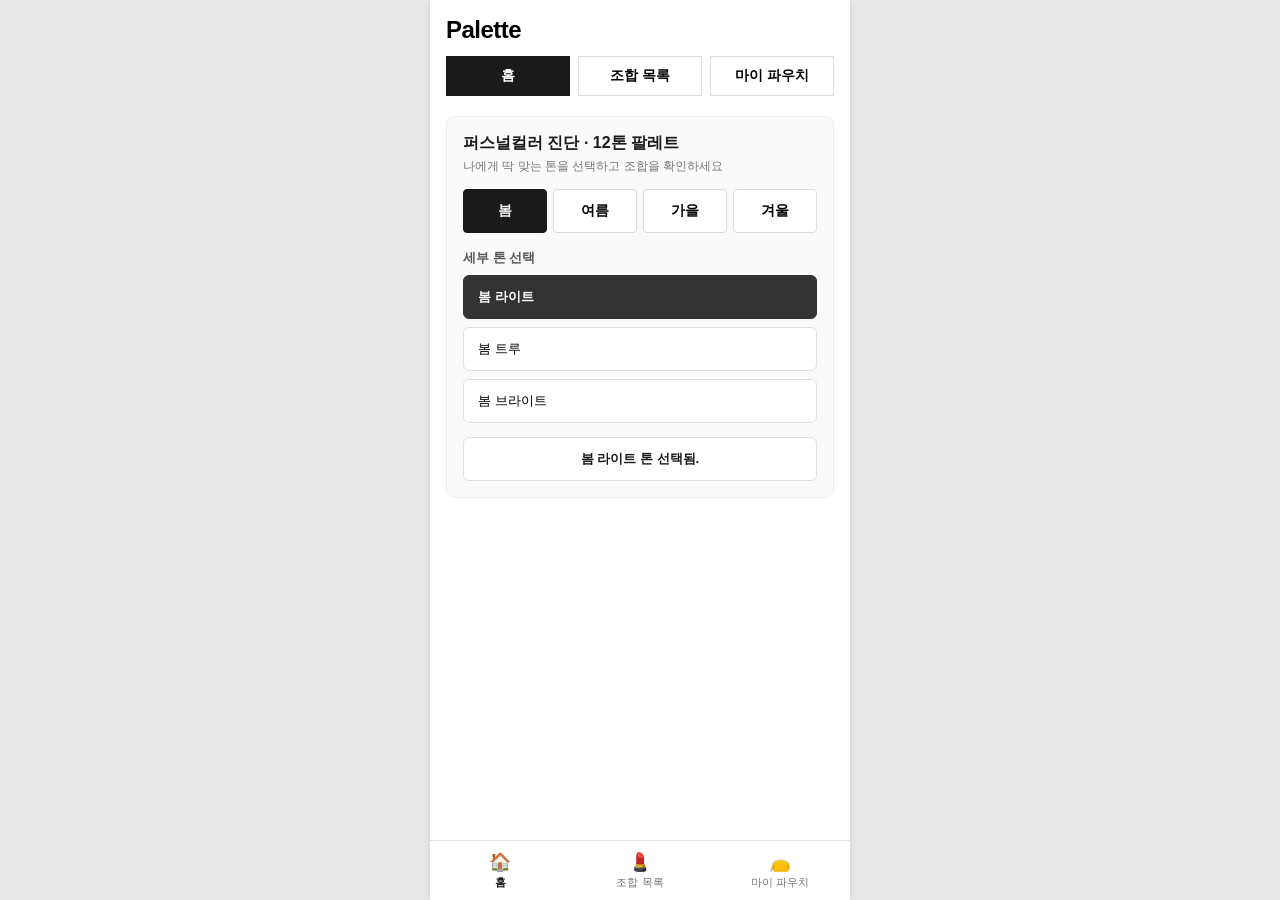
<file: index.html>
<!DOCTYPE html>
<html lang="ko">
<head>
  <meta charset="UTF-8">
  <meta name="viewport" content="width=device-width, initial-scale=1.0">
  <title>Palette - 퍼스널 컬러 메이크업 조합 탐색</title>
  <link rel="stylesheet" href="style.css">
  <script src="app.js" defer></script>
</head>
<body>

  <!-- App Container -->
  <div id="app">

    <!-- Header -->
    <header class="header">
      <!-- 브랜드 로고 (클릭 시 홈으로 이동) -->
      <h1 class="logo" id="logoBtn" style="cursor: pointer;">Palette</h1>
      <nav class="nav">
        <button type="button" class="nav-btn active" id="btnNavHome">홈</button>
        <button type="button" class="nav-btn" id="btnNavList">조합 목록</button>
        <button type="button" class="nav-btn" id="btnNavPouch">마이 파우치</button>
      </nav>
    </header>

    <!-- Main Content -->
    <main class="content">

      <!-- 퍼스널컬러 선택 섹션 (홈 탭 전용) -->
      <section class="personal-color-section" id="personalColorSection">
        <div class="pc-header">
          <h2>퍼스널컬러 진단 · 12톤 팔레트</h2>
          <p>나에게 딱 맞는 톤을 선택하고 조합을 확인하세요</p>
        </div>

        <!-- 1단계: 4계절 선택 -->
        <div class="season-group" id="seasonGroup">
          <button type="button" class="season-btn active" data-season="봄">봄</button>
          <button type="button" class="season-btn" data-season="여름">여름</button>
          <button type="button" class="season-btn" data-season="가을">가을</button>
          <button type="button" class="season-btn" data-season="겨울">겨울</button>
        </div>

        <!-- 2단계: 세부 3톤 선택 -->
        <div class="subtone-title">세부 톤 선택</div>
        <div class="subtone-group" id="subtoneGroup">
          <!-- JS에서 동적 생성됩니다 -->
        </div>

        <!-- 선택 상태 메시지 -->
        <div class="selected-status" id="selectedStatusText">
          봄 라이트 톤 선택됨.
        </div>
      </section>

      <!-- 조합 목록 섹션 (조합 목록 탭 전용) -->
      <section class="result-section hidden" id="resultSection">
        <div class="result-header">
          <span class="result-count"><strong id="currentSelectedToneTitle">봄 라이트</strong> 추천 조합</span>
        </div>
        <div class="card-list" id="cardList">
          <!-- JS에서 동적 생성됩니다 -->
        </div>
      </section>

      <!-- 마이 파우치 전용 안내 영역 -->
      <section class="placeholder-section hidden" id="placeholderSection">
        <p>마이 파우치 기능 준비 중입니다.</p>
      </section>

    </main>

    <!-- 하단 고정 네비게이션 -->
    <nav class="bottom-nav">
      <button type="button" class="bottom-nav-btn active" id="bNavHome">
        <span class="b-icon">🏠</span>
        <span>홈</span>
      </button>
      <button type="button" class="bottom-nav-btn" id="bNavList">
        <span class="b-icon">💄</span>
        <span>조합 목록</span>
      </button>
      <button type="button" class="bottom-nav-btn" id="bNavPouch">
        <span class="b-icon">👝</span>
        <span>마이 파우치</span>
      </button>
    </nav>

  </div>

</body>
</html>
</file>
<file: style.css>
* {
  box-sizing: border-box;
  margin: 0;
  padding: 0;
  font-family: -apple-system, BlinkMacSystemFont, "Segoe UI", Roboto, "Helvetica Neue", Arial, sans-serif;
}

body {
  background-color: #e9e9e9;
  display: flex;
  justify-content: center;
  min-height: 100vh;
}

#app {
  width: 100%;
  max-width: 420px;
  background-color: #ffffff;
  min-height: 100vh;
  padding: 16px 16px 80px 16px;
  box-shadow: 0 0 10px rgba(0, 0, 0, 0.1);
  position: relative;
}

/* Header */
.header {
  margin-bottom: 20px;
}

.logo {
  font-size: 24px;
  font-weight: 900;
  margin-bottom: 12px;
  letter-spacing: -0.5px;
  display: inline-block;
  user-select: none;
}

.nav {
  display: flex;
  gap: 8px;
}

.nav-btn {
  flex: 1;
  padding: 10px 0;
  border: 1px solid #dcdcdc;
  background-color: #ffffff;
  font-size: 14px;
  font-weight: bold;
  cursor: pointer;
  transition: all 0.2s;
}

.nav-btn.active {
  background-color: #1a1a1a;
  color: #ffffff;
  border-color: #1a1a1a;
}

/* Personal Color Section */
.personal-color-section {
  margin-bottom: 24px;
  background-color: #fafafa;
  padding: 16px;
  border-radius: 8px;
  border: 1px solid #eeeeee;
}

.pc-header h2 {
  font-size: 16px;
  font-weight: bold;
  color: #1a1a1a;
  margin-bottom: 4px;
}

.pc-header p {
  font-size: 12px;
  color: #777777;
  margin-bottom: 14px;
}

.season-group {
  display: flex;
  gap: 6px;
  margin-bottom: 16px;
}

.season-btn {
  flex: 1;
  padding: 12px 0;
  border: 1px solid #dddddd;
  background-color: #ffffff;
  font-size: 14px;
  font-weight: bold;
  cursor: pointer;
  border-radius: 4px;
  transition: all 0.2s;
}

.season-btn.active {
  background-color: #1a1a1a;
  color: #ffffff;
  border-color: #1a1a1a;
}

.subtone-title {
  font-size: 13px;
  font-weight: bold;
  color: #555;
  margin-bottom: 8px;
}

.subtone-group {
  display: flex;
  flex-direction: column;
  gap: 8px;
  margin-bottom: 14px;
}

.subtone-btn {
  width: 100%;
  padding: 12px 14px;
  border: 1px solid #e0e0e0;
  background-color: #ffffff;
  font-size: 13px;
  text-align: left;
  cursor: pointer;
  border-radius: 6px;
  transition: all 0.2s;
}

.subtone-btn.active {
  background-color: #333333;
  color: #ffffff;
  border-color: #333333;
  font-weight: bold;
}

.selected-status {
  font-size: 13px;
  font-weight: bold;
  color: #1a1a1a;
  padding: 12px;
  background-color: #ffffff;
  border: 1px solid #e0e0e0;
  border-radius: 6px;
  text-align: center;
}

/* 추천 결과 카드 */
.result-header {
  margin-bottom: 14px;
  padding-bottom: 8px;
  border-bottom: 1px solid #eeeeee;
  font-size: 15px;
}

.card-list {
  display: flex;
  flex-direction: column;
  gap: 12px;
}

.card {
  border: 1px solid #e0e0e0;
  padding: 14px;
  background-color: #ffffff;
  border-radius: 6px;
}

.card-title {
  font-size: 15px;
  font-weight: bold;
  margin-bottom: 8px;
}

.card-items {
  display: flex;
  flex-wrap: wrap;
  gap: 6px;
  margin-bottom: 10px;
}

.item-badge {
  background-color: #f2f2f2;
  padding: 4px 8px;
  font-size: 12px;
  color: #333;
  border-radius: 4px;
}

.card-price {
  font-size: 14px;
  font-weight: bold;
  color: #1a1a1a;
}

.placeholder-section {
  text-align: center;
  padding: 60px 0;
  color: #888;
  font-size: 14px;
}

.hidden {
  display: none !important;
}

/* Bottom Nav */
.bottom-nav {
  position: fixed;
  bottom: 0;
  left: 50%;
  transform: translateX(-50%);
  width: 100%;
  max-width: 420px;
  height: 60px;
  background-color: #ffffff;
  border-top: 1px solid #e0e0e0;
  display: flex;
  justify-content: space-around;
  align-items: center;
  z-index: 100;
}

.bottom-nav-btn {
  background: none;
  border: none;
  display: flex;
  flex-direction: column;
  align-items: center;
  justify-content: center;
  font-size: 11px;
  color: #777777;
  cursor: pointer;
  flex: 1;
  height: 100%;
}

.b-icon {
  font-size: 18px;
  margin-bottom: 2px;
}

.bottom-nav-btn.active {
  color: #1a1a1a;
  font-weight: bold;
}
</file>
